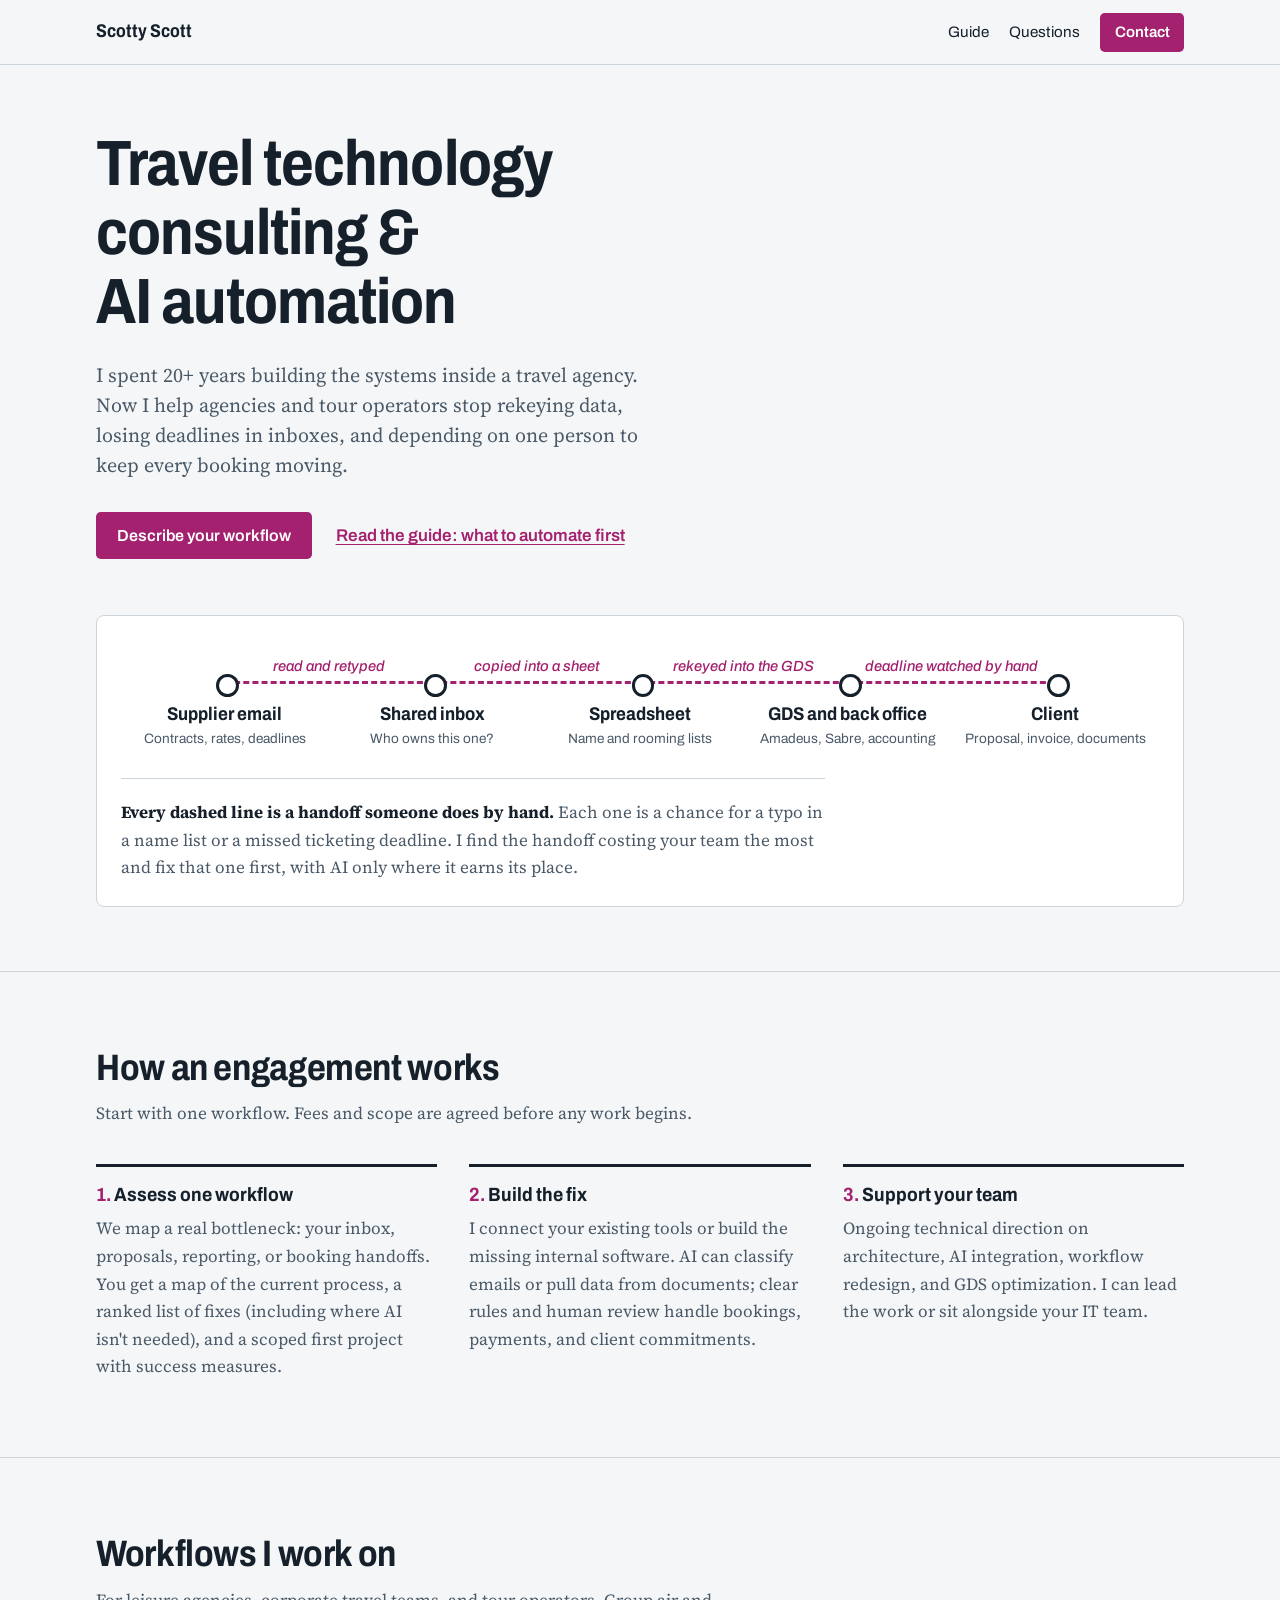
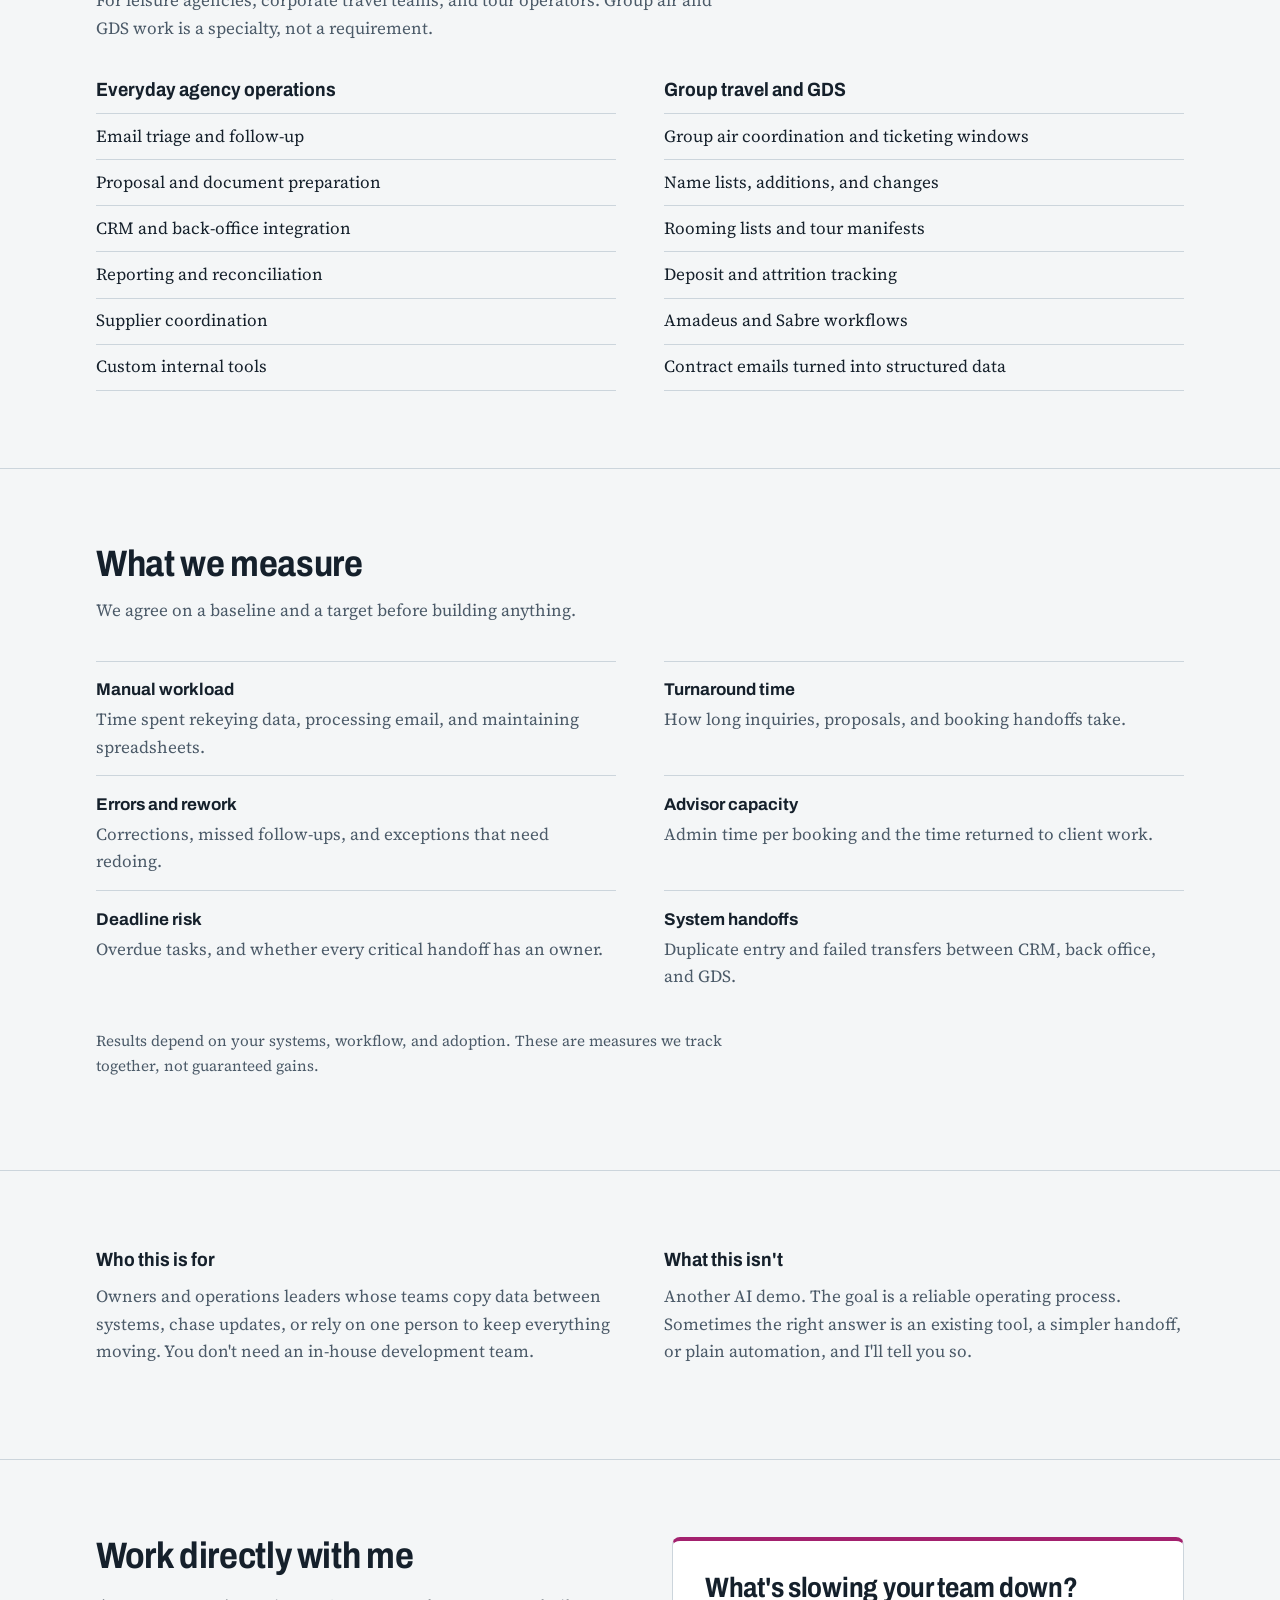
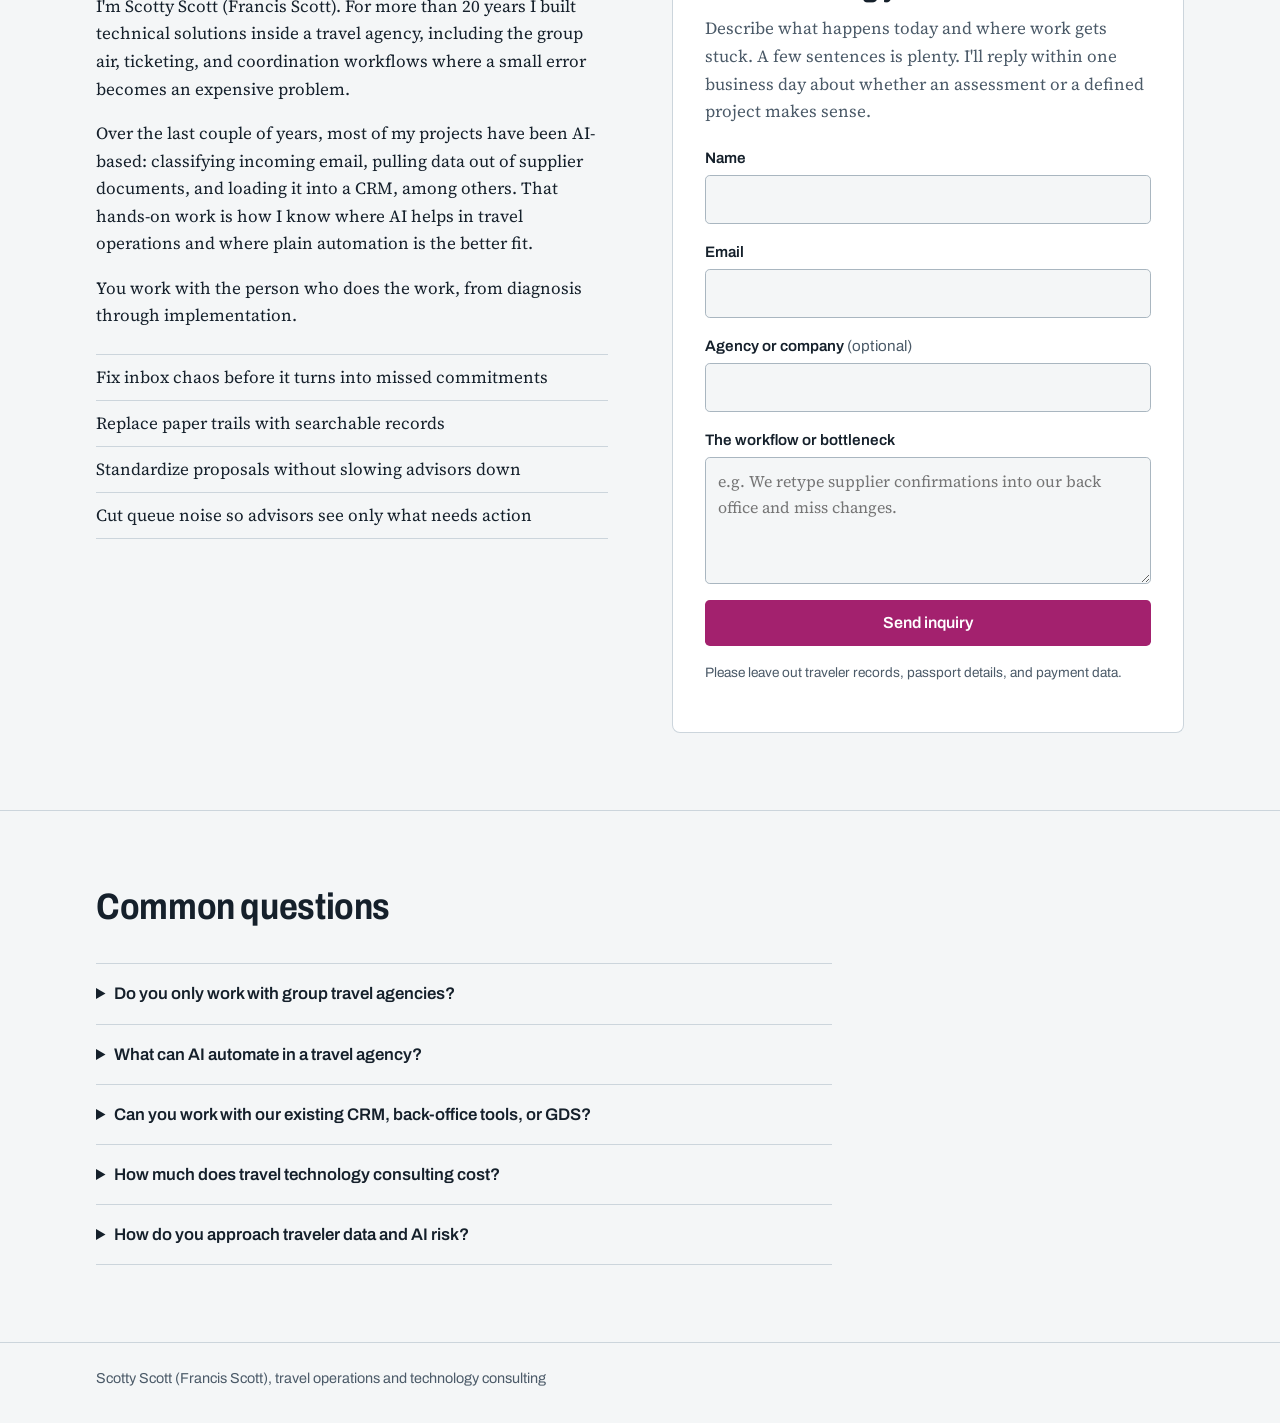
<file: consulting/index.html>
<!DOCTYPE html>
<html lang="en">

<head>
    <!-- Google tag (gtag.js) -->
    <script async src="https://www.googletagmanager.com/gtag/js?id=G-JRVTV9ZCZZ"></script>
    <script>
        window.dataLayer = window.dataLayer || [];
        function gtag() { dataLayer.push(arguments); }
        gtag('js', new Date());

        gtag('config', 'G-JRVTV9ZCZZ');
    </script>
    <meta charset="utf-8" />
    <meta name="viewport" content="width=device-width, initial-scale=1" />
    <meta name="description"
        content="Travel technology consulting for travel agencies and tour operators. Scotty Scott helps automate manual workflows, connect systems, and implement practical AI." />
    <meta name="robots" content="index,follow" />
    <meta name="theme-color" content="#f4f6f7" />
    <meta property="og:type" content="website" />
    <meta property="og:site_name" content="fwscott.com" />
    <meta property="og:title" content="Travel Technology Consulting &amp; AI Automation | Scotty Scott" />
    <meta property="og:description"
        content="Practical AI, workflow automation, and custom software for travel agencies and tour operators, backed by 20+ years building systems inside a travel agency." />
    <meta property="og:url" content="https://www.fwscott.com/consulting/" />
    <meta name="twitter:card" content="summary" />
    <meta name="twitter:title" content="Travel Technology Consulting &amp; AI Automation | Scotty Scott" />
    <meta name="twitter:description"
        content="Practical AI, workflow automation, and custom software for travel agencies and tour operators, backed by 20+ years building systems inside a travel agency." />
    <link rel="canonical" href="https://www.fwscott.com/consulting/" />
    <title>Travel Technology Consulting &amp; AI Automation | Scotty Scott</title>
    <script type="application/ld+json">
        {
            "@context": "https://schema.org",
            "@graph": [
                {
                    "@type": "Person",
                    "@id": "https://www.fwscott.com/consulting/#scotty-scott",
                    "name": "Scotty Scott",
                    "alternateName": "Francis Scott",
                    "url": "https://www.fwscott.com/consulting/",
                    "description": "Travel technology consultant with 20+ years building technical solutions inside a travel agency."
                },
                {
                    "@type": "Service",
                    "@id": "https://www.fwscott.com/consulting/#service",
                    "name": "Travel technology consulting and AI automation",
                    "serviceType": "Travel operations consulting, workflow automation, systems integration, and custom software development",
                    "url": "https://www.fwscott.com/consulting/",
                    "provider": { "@id": "https://www.fwscott.com/consulting/#scotty-scott" },
                    "audience": {
                        "@type": "BusinessAudience",
                        "audienceType": "Travel agencies and tour operators"
                    }
                },
                {
                    "@type": "WebPage",
                    "@id": "https://www.fwscott.com/consulting/#webpage",
                    "url": "https://www.fwscott.com/consulting/",
                    "name": "Travel Technology Consulting & AI Automation | Scotty Scott",
                    "about": { "@id": "https://www.fwscott.com/consulting/#service" },
                    "author": { "@id": "https://www.fwscott.com/consulting/#scotty-scott" },
                    "inLanguage": "en"
                }
            ]
        }
    </script>
    <link rel="preconnect" href="https://fonts.googleapis.com" />
    <link rel="preconnect" href="https://fonts.gstatic.com" crossorigin />
    <link
        href="https://fonts.googleapis.com/css2?family=Archivo:ital,wdth,wght@0,62..125,400..800;1,62..125,400..800&family=Source+Serif+4:ital,opsz,wght@0,8..60,400;0,8..60,600;1,8..60,400&display=swap"
        rel="stylesheet" />
    <link rel="stylesheet" href="consulting.css" />

</head>

<body>
    <header class="site-header">
        <div class="wrap header-inner">
            <a class="brand" href="/">Scotty Scott</a>
            <nav class="site-nav" aria-label="Main">
                <a class="nav-guide" href="travel-agency-automation/">Guide</a>
                <a href="#questions">Questions</a>
                <a class="nav-contact" href="#contact">Contact</a>
            </nav>
        </div>
    </header>

    <main>
        <section class="hero">
            <div class="wrap">
                <h1>Travel technology consulting &amp; AI automation</h1>
                <p class="lead">I spent 20+ years building the systems inside a travel agency. Now I help
                    agencies and tour operators stop rekeying data, losing deadlines in inboxes, and depending
                    on one person to keep every booking moving.</p>
                <div class="actions">
                    <a class="button" href="#contact">Describe your workflow</a>
                    <a class="text-link" href="travel-agency-automation/">Read the guide: what to automate first</a>
                </div>

                <figure class="route">
                    <ol class="route-stops" aria-label="How a group booking often moves today">
                        <li>
                            <span class="stop-name">Supplier email</span>
                            <span class="stop-system">Contracts, rates, deadlines</span>
                            <span class="leg">read and retyped</span>
                        </li>
                        <li>
                            <span class="stop-name">Shared inbox</span>
                            <span class="stop-system">Who owns this one?</span>
                            <span class="leg">copied into a sheet</span>
                        </li>
                        <li>
                            <span class="stop-name">Spreadsheet</span>
                            <span class="stop-system">Name and rooming lists</span>
                            <span class="leg">rekeyed into the GDS</span>
                        </li>
                        <li>
                            <span class="stop-name">GDS and back office</span>
                            <span class="stop-system">Amadeus, Sabre, accounting</span>
                            <span class="leg">deadline watched by hand</span>
                        </li>
                        <li>
                            <span class="stop-name">Client</span>
                            <span class="stop-system">Proposal, invoice, documents</span>
                        </li>
                    </ol>
                    <figcaption><strong>Every dashed line is a handoff someone does by hand.</strong> Each one
                        is a chance for a typo in a name list or a missed ticketing deadline. I find the
                        handoff costing your team the most and fix that one first, with AI only where it
                        earns its place.</figcaption>
                </figure>
            </div>
        </section>

        <section class="section" id="how">
            <div class="wrap">
                <div class="section-head">
                    <h2>How an engagement works</h2>
                    <p>Start with one workflow. Fees and scope are agreed before any work begins.</p>
                </div>
                <ol class="steps">
                    <li>
                        <h3>Assess one workflow</h3>
                        <p>We map a real bottleneck: your inbox, proposals, reporting, or booking handoffs.
                            You get a map of the current process, a ranked list of fixes (including where AI
                            isn't needed), and a scoped first project with success measures.</p>
                    </li>
                    <li>
                        <h3>Build the fix</h3>
                        <p>I connect your existing tools or build the missing internal software. AI can
                            classify emails or pull data from documents; clear rules and human review handle
                            bookings, payments, and client commitments.</p>
                    </li>
                    <li>
                        <h3>Support your team</h3>
                        <p>Ongoing technical direction on architecture, AI integration, workflow redesign, and
                            GDS optimization. I can lead the work or sit alongside your IT team.</p>
                    </li>
                </ol>
            </div>
        </section>

        <section class="section" id="workflows">
            <div class="wrap">
                <div class="section-head">
                    <h2>Workflows I work on</h2>
                    <p>For leisure agencies, corporate travel teams, and tour operators. Group air and GDS work
                        is a specialty, not a requirement.</p>
                </div>
                <div class="columns">
                    <div>
                        <h3>Everyday agency operations</h3>
                        <ul class="plain-list">
                            <li>Email triage and follow-up</li>
                            <li>Proposal and document preparation</li>
                            <li>CRM and back-office integration</li>
                            <li>Reporting and reconciliation</li>
                            <li>Supplier coordination</li>
                            <li>Custom internal tools</li>
                        </ul>
                    </div>
                    <div>
                        <h3>Group travel and GDS</h3>
                        <ul class="plain-list">
                            <li>Group air coordination and ticketing windows</li>
                            <li>Name lists, additions, and changes</li>
                            <li>Rooming lists and tour manifests</li>
                            <li>Deposit and attrition tracking</li>
                            <li>Amadeus and Sabre workflows</li>
                            <li>Contract emails turned into structured data</li>
                        </ul>
                    </div>
                </div>
            </div>
        </section>

        <section class="section" id="outcomes">
            <div class="wrap">
                <div class="section-head">
                    <h2>What we measure</h2>
                    <p>We agree on a baseline and a target before building anything.</p>
                </div>
                <dl class="measures">
                    <div>
                        <dt>Manual workload</dt>
                        <dd>Time spent rekeying data, processing email, and maintaining spreadsheets.</dd>
                    </div>
                    <div>
                        <dt>Turnaround time</dt>
                        <dd>How long inquiries, proposals, and booking handoffs take.</dd>
                    </div>
                    <div>
                        <dt>Errors and rework</dt>
                        <dd>Corrections, missed follow-ups, and exceptions that need redoing.</dd>
                    </div>
                    <div>
                        <dt>Advisor capacity</dt>
                        <dd>Admin time per booking and the time returned to client work.</dd>
                    </div>
                    <div>
                        <dt>Deadline risk</dt>
                        <dd>Overdue tasks, and whether every critical handoff has an owner.</dd>
                    </div>
                    <div>
                        <dt>System handoffs</dt>
                        <dd>Duplicate entry and failed transfers between CRM, back office, and GDS.</dd>
                    </div>
                </dl>
                <p class="fine-print">Results depend on your systems, workflow, and adoption. These are
                    measures we track together, not guaranteed gains.</p>
            </div>
        </section>

        <section class="section" id="who">
            <div class="wrap columns">
                <div>
                    <h3>Who this is for</h3>
                    <p>Owners and operations leaders whose teams copy data between systems, chase updates,
                        or rely on one person to keep everything moving. You don't need an in-house
                        development team.</p>
                </div>
                <div>
                    <h3>What this isn't</h3>
                    <p>Another AI demo. The goal is a reliable operating process. Sometimes the right answer
                        is an existing tool, a simpler handoff, or plain automation, and I'll tell you so.</p>
                </div>
            </div>
        </section>

        <section class="section" id="scotty-scott">
            <div class="wrap contact-grid">
                <div class="about">
                    <h2>Work directly with me</h2>
                    <p>I'm Scotty Scott (Francis Scott). For more than 20 years I built technical solutions
                        inside a travel agency, including the group air, ticketing, and coordination workflows
                        where a small error becomes an expensive problem.</p>
                    <p>Over the last couple of years, most of my projects have been AI-based: classifying
                        incoming email, pulling data out of supplier documents, and loading it into a CRM,
                        among others. That hands-on work is how I know where AI helps in travel operations and where plain automation is the
                        better fit.</p>
                    <p>You work with the person who does the work, from diagnosis through implementation.</p>
                    <ul class="plain-list">
                        <li>Fix inbox chaos before it turns into missed commitments</li>
                        <li>Replace paper trails with searchable records</li>
                        <li>Standardize proposals without slowing advisors down</li>
                        <li>Cut queue noise so advisors see only what needs action</li>
                    </ul>
                </div>

                <div class="contact-card" id="contact">
                    <h2>What's slowing your team down?</h2>
                    <p>Describe what happens today and where work gets stuck. A few sentences is plenty.
                        I'll reply within one business day about whether an assessment or a defined project
                        makes sense.</p>
                    <form id="contact-form" class="contact-form" method="POST"
                        action="https://api.web3forms.com/submit">
                        <input type="hidden" name="access_key" value="2ebc52fb-d455-4395-a566-e4ffd54f368d">
                        <input type="hidden" name="subject" value="Travel Operations Automation Inquiry">
                        <input type="checkbox" name="botcheck" hidden tabindex="-1" aria-hidden="true">
                        <div class="field">
                            <label for="name">Name</label>
                            <input type="text" id="name" name="name" autocomplete="name" required>
                        </div>
                        <div class="field">
                            <label for="email">Email</label>
                            <input type="email" id="email" name="email" autocomplete="email" required>
                        </div>
                        <div class="field">
                            <label for="company">Agency or company <span class="optional">(optional)</span></label>
                            <input type="text" id="company" name="company" autocomplete="organization">
                        </div>
                        <div class="field">
                            <label for="message">The workflow or bottleneck</label>
                            <textarea id="message" name="message" rows="4" required
                                placeholder="e.g. We retype supplier confirmations into our back office and miss changes."></textarea>
                        </div>
                        <button type="submit" class="button">Send inquiry</button>
                        <p class="form-note">Please leave out traveler records, passport details, and payment data.</p>
                        <p class="form-status" role="status" aria-live="polite"></p>
                    </form>
                </div>
            </div>
        </section>

        <section class="section faq" id="questions" aria-labelledby="questions-heading">
            <div class="wrap">
                <div class="section-head">
                    <h2 id="questions-heading">Common questions</h2>
                </div>
                <details>
                    <summary>Do you only work with group travel agencies?</summary>
                    <p>No. I work with travel agencies and tour operators on workflow automation, AI implementation,
                        and custom software. Group air, tours, and GDS operations are specialist experience,
                        but email processing, reporting, and system handoffs matter across travel businesses.</p>
                </details>
                <details>
                    <summary>What can AI automate in a travel agency?</summary>
                    <p>Useful starting points include classifying incoming emails, extracting details from supplier
                        documents, and drafting internal summaries for review. Rules-based automation is often
                        better for predictable tasks. Booking changes, payments, and client commitments need
                        appropriate controls and human approval.</p>
                </details>
                <details>
                    <summary>Can you work with our existing CRM, back-office tools, or GDS?</summary>
                    <p>The assessment starts with your current tools, including Amadeus or Sabre where relevant.
                        Integration options depend on API access, permissions, vendor terms, and data quality.
                        We confirm those constraints before proposing a build; replacing everything is not the default.
                    </p>
                </details>
                <details>
                    <summary>How much does travel technology consulting cost?</summary>
                    <p>Fees depend on the workflow, systems involved, and implementation scope. After an initial
                        conversation, we agree on deliverables and fees before starting. A focused assessment
                        can establish scope before you commit to a larger implementation.</p>
                </details>
                <details>
                    <summary>How do you approach traveler data and AI risk?</summary>
                    <p>We identify sensitive data, access requirements, and vendor handling policies before choosing
                        tools. The design should minimize data sharing and define review, exception handling,
                        and access controls. Do not include traveler records, passport details, or payment data
                        in your initial inquiry.</p>
                </details>
            </div>
        </section>
    </main>

    <footer class="site-footer">
        <div class="wrap">
            <p>Scotty Scott (Francis Scott), travel operations and technology consulting</p>
        </div>
    </footer>

    <script src="contact.js"></script>
</body>

</html>
</file>
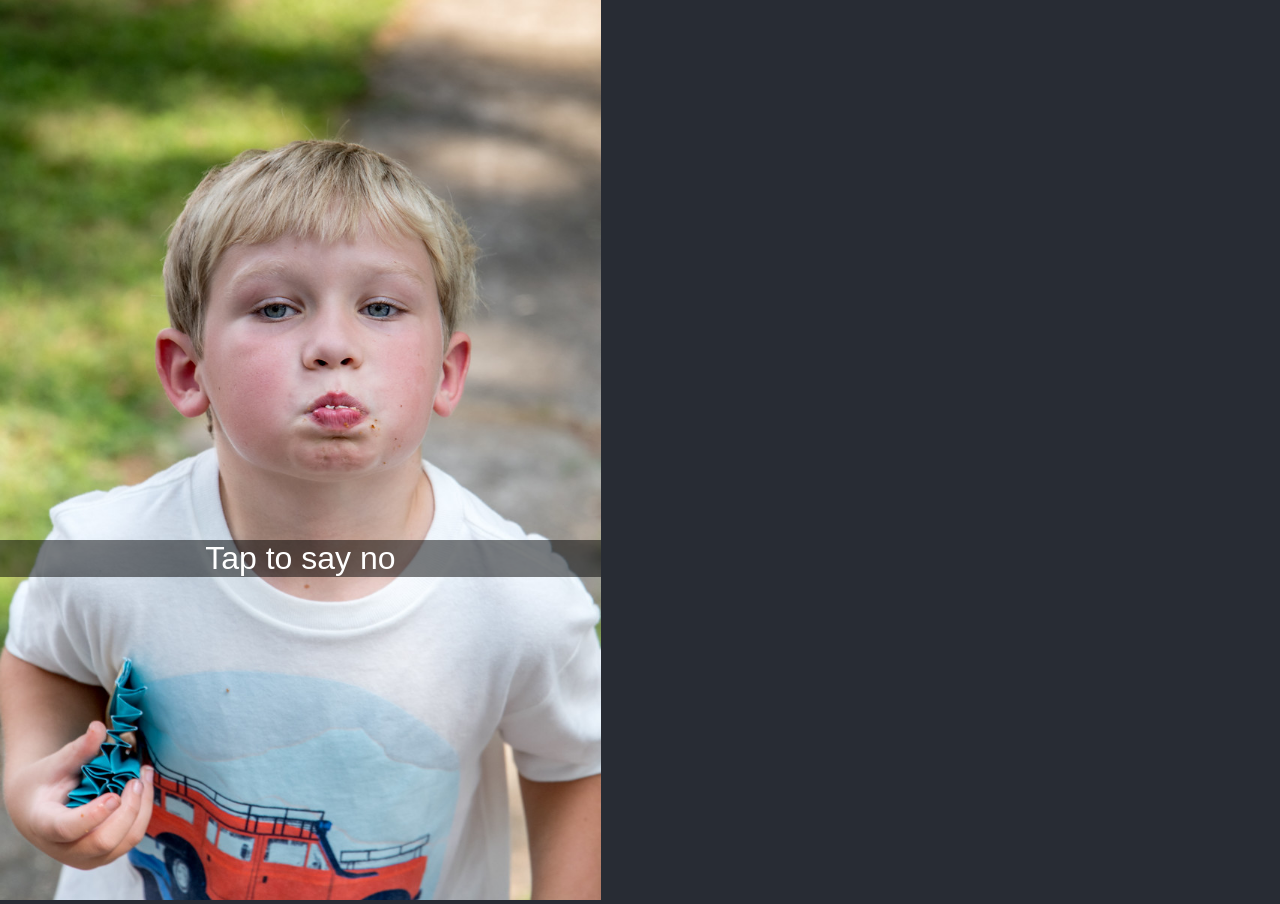
<file: saynotojoe/index.html>
<!DOCTYPE html>
<html>

<head>
    <meta charset='utf-8'>
    <title>Just Say no to Joe</title>
    <meta name="description" content="Just say no to Joe">
    <meta name="author" content="fwscott">
    <meta name="theme-color" content="#B12A34">
    <meta name="viewport" content="width=device-width, initial-scale=1">
    <meta property="og:image" content="icons/icon-512.png">
    <link rel="shortcut icon" href="favicon.ico">
    <link rel="manifest" href="manifest.webmanifest">
    <style>
        body {
            margin: 0;
            font-family: -apple-system, BlinkMacSystemFont, 'Segoe UI', 'Roboto', 'Oxygen',
                'Ubuntu', 'Cantarell', 'Fira Sans', 'Droid Sans', 'Helvetica Neue',
                sans-serif;
            -webkit-font-smoothing: antialiased;
            -moz-osx-font-smoothing: grayscale;
            text-align: center;
            height: 100vh;
            background-color: #282c34;
            display: flex;
        }

        #clickMe img {
            height: 100vh;

        }

        #clickMe {
            position: relative;
        }

        #thesaying {
            position: absolute;
            top: 60%;
            width: 100%;
            margin: 0 auto;
            background-color: rgba(0, 0, 0, .5);
            color: white;
            font-size: 2em;
        }

        .add-button {
            position: absolute;
            top: 1px;
            left: 1px;
        }
    </style>
</head>

<body>
    <a id="clickMe" href="#" onclick="doClick()">
        <div id="thesaying">Tap to say no</div>
        <img src="joe.jpg"" alt=" Click me to say no" />
    </a>
    <button class="add-button">Add to home screen</button>
    <script>
        function doClick() {
            var sayNo = new Audio("nowayjoe.m4a");
            sayNo.play();
        }
        if ('serviceWorker' in navigator) {
            navigator.serviceWorker.register('./sw.js', { scope: '/saynotojoe/' });
        }
        let deferredPrompt;
        const addBtn = document.querySelector('.add-button');
        addBtn.style.display = 'none';

        window.addEventListener('beforeinstallprompt', (e) => {
            // Prevent Chrome 67 and earlier from automatically showing the prompt
            e.preventDefault();
            // Stash the event so it can be triggered later.
            deferredPrompt = e;
            // Update UI to notify the user they can add to home screen
            addBtn.style.display = 'block';

            addBtn.addEventListener('click', (e) => {
                // hide our user interface that shows our A2HS button
                addBtn.style.display = 'none';
                // Show the prompt
                deferredPrompt.prompt();
                // Wait for the user to respond to the prompt
                deferredPrompt.userChoice.then((choiceResult) => {
                    if (choiceResult.outcome === 'accepted') {
                        console.log('User accepted the A2HS prompt');
                    } else {
                        console.log('User dismissed the A2HS prompt');
                    }
                    deferredPrompt = null;
                });
            });
        });
    </script>
</body>

</html>
</file>
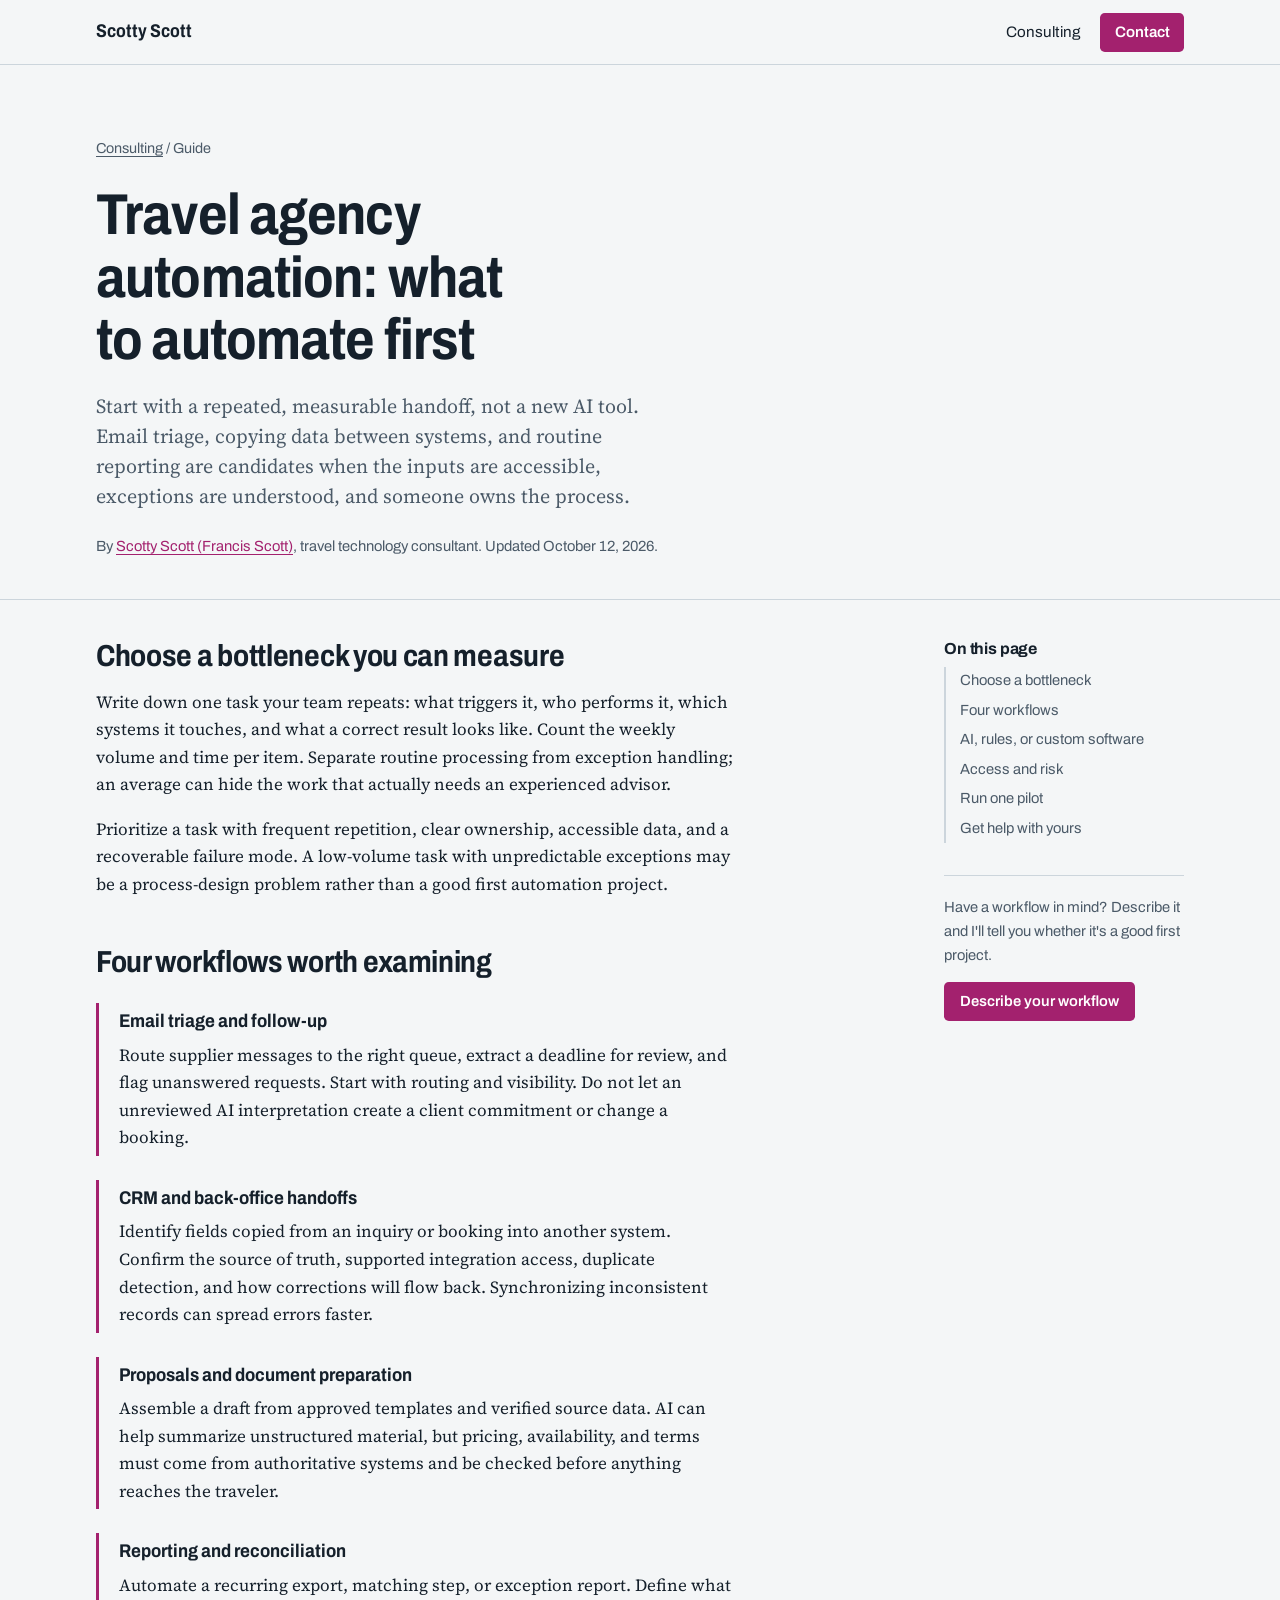
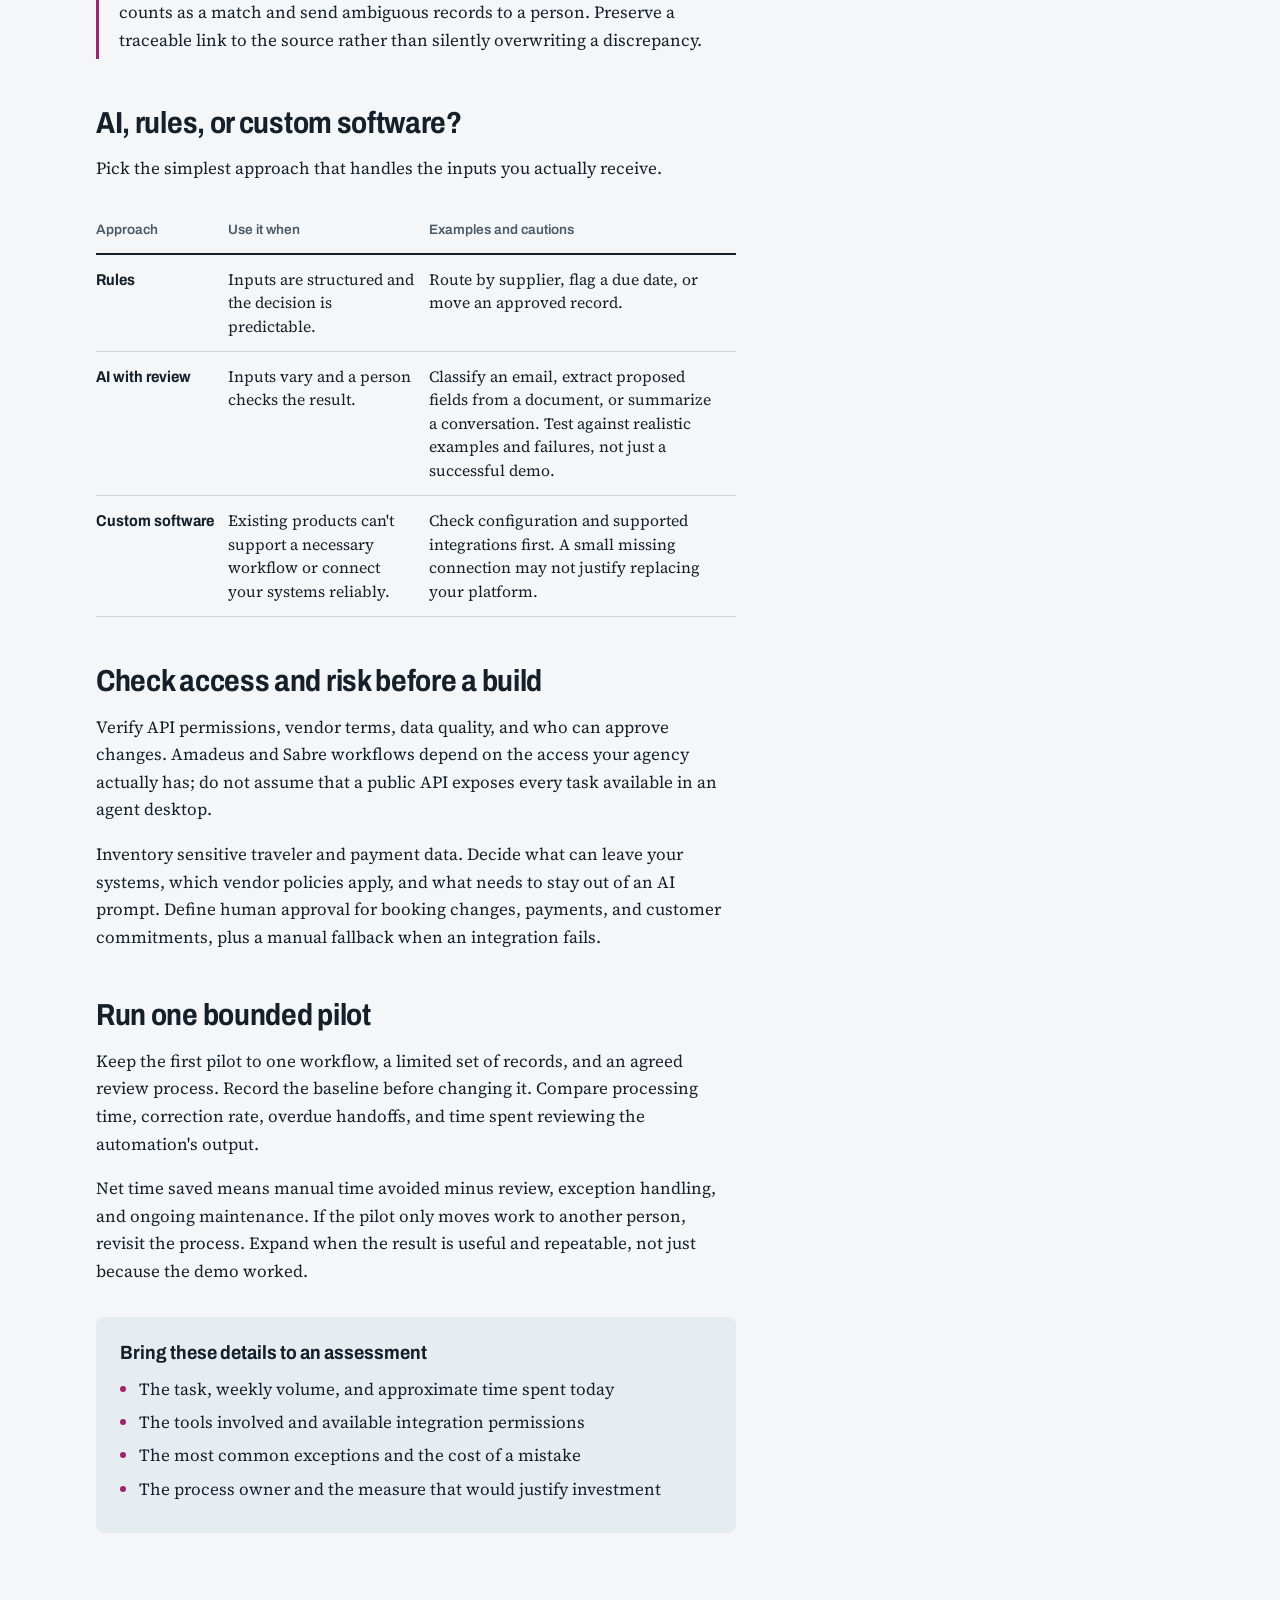
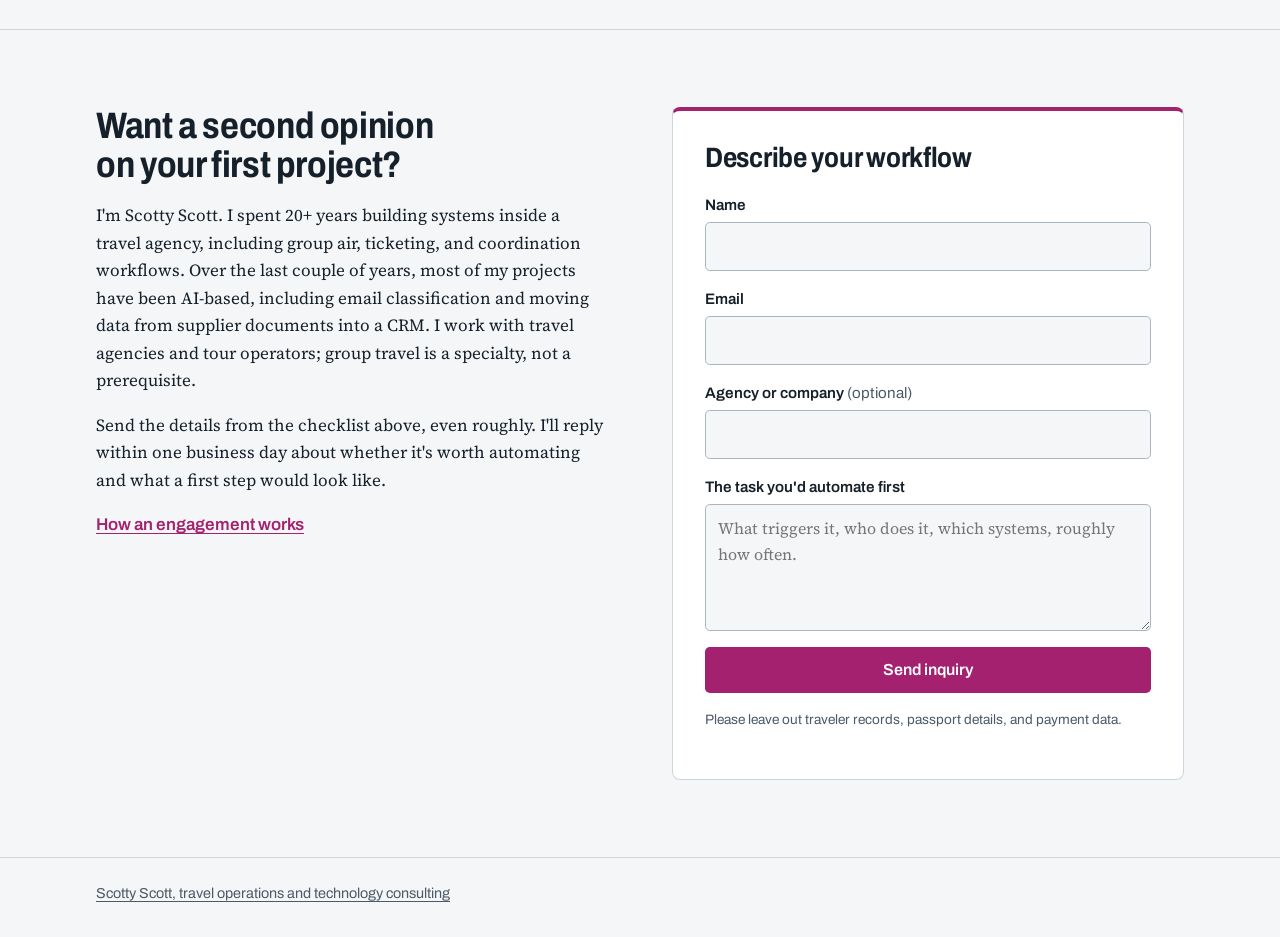
<file: consulting/travel-agency-automation/index.html>
<!DOCTYPE html>
<html lang="en">

<head>
    <script async src="https://www.googletagmanager.com/gtag/js?id=G-JRVTV9ZCZZ"></script>
    <script>
        window.dataLayer = window.dataLayer || [];
        function gtag() { dataLayer.push(arguments); }
        gtag('js', new Date());
        gtag('config', 'G-JRVTV9ZCZZ');
    </script>
    <meta charset="utf-8" />
    <meta name="viewport" content="width=device-width, initial-scale=1" />
    <title>Travel Agency Automation: What to Automate First | Scotty Scott</title>
    <meta name="description"
        content="A practical guide to choosing a travel agency automation project: email processing, CRM handoffs, reporting, AI safeguards, and measuring a first pilot." />
    <meta name="robots" content="index,follow" />
    <link rel="canonical" href="https://www.fwscott.com/consulting/travel-agency-automation/" />
    <meta property="og:type" content="article" />
    <meta property="og:title" content="Travel Agency Automation: What to Automate First" />
    <meta property="og:description"
        content="Choose a useful first automation project, decide where AI belongs, and measure the result before expanding." />
    <meta property="og:url" content="https://www.fwscott.com/consulting/travel-agency-automation/" />
    <meta name="twitter:card" content="summary" />
    <link rel="preconnect" href="https://fonts.googleapis.com" />
    <link rel="preconnect" href="https://fonts.gstatic.com" crossorigin />
    <link
        href="https://fonts.googleapis.com/css2?family=Archivo:ital,wdth,wght@0,62..125,400..800;1,62..125,400..800&family=Source+Serif+4:ital,opsz,wght@0,8..60,400;0,8..60,600;1,8..60,400&display=swap"
        rel="stylesheet" />
    <link rel="stylesheet" href="../consulting.css" />
    <script type="application/ld+json">
        {
            "@context": "https://schema.org",
            "@type": "Article",
            "headline": "Travel agency automation: what to automate first",
            "description": "A practical guide to choosing a first travel agency automation project and measuring a pilot.",
            "mainEntityOfPage": "https://www.fwscott.com/consulting/travel-agency-automation/",
            "author": {
                "@type": "Person",
                "@id": "https://www.fwscott.com/consulting/#scotty-scott",
                "name": "Scotty Scott",
                "url": "https://www.fwscott.com/consulting/#scotty-scott"
            },
            "datePublished": "2026-10-04",
            "dateModified": "2026-10-12",
            "inLanguage": "en"
        }
    </script>
</head>


<body>
    <header class="site-header">
        <div class="wrap header-inner">
            <a class="brand" href="../">Scotty Scott</a>
            <nav class="site-nav" aria-label="Main">
                <a class="nav-guide" href="../">Consulting</a>
                <a class="nav-contact" href="#contact">Contact</a>
            </nav>
        </div>
    </header>

    <main>
        <article>
            <header class="article-head">
                <div class="wrap">
                    <p class="breadcrumb"><a href="../">Consulting</a> / Guide</p>
                    <h1>Travel agency automation: what to automate first</h1>
                    <p class="lead">Start with a repeated, measurable handoff, not a new AI tool. Email triage,
                        copying data between systems, and routine reporting are candidates when the inputs are
                        accessible, exceptions are understood, and someone owns the process.</p>
                    <p class="byline">By <a href="../#scotty-scott">Scotty Scott (Francis Scott)</a>, travel
                        technology consultant. Updated <time datetime="2026-10-12">October 12, 2026</time>.</p>
                </div>
            </header>

            <div class="wrap article-layout">
                <div class="article-body">
                    <h2 id="first-project">Choose a bottleneck you can measure</h2>
                    <p>Write down one task your team repeats: what triggers it, who performs it, which systems
                        it touches, and what a correct result looks like. Count the weekly volume and time per
                        item. Separate routine processing from exception handling; an average can hide the work
                        that actually needs an experienced advisor.</p>
                    <p>Prioritize a task with frequent repetition, clear ownership, accessible data, and a
                        recoverable failure mode. A low-volume task with unpredictable exceptions may be a
                        process-design problem rather than a good first automation project.</p>

                    <h2 id="candidates">Four workflows worth examining</h2>
                    <dl class="workflow-list">
                        <div>
                            <dt>Email triage and follow-up</dt>
                            <dd>Route supplier messages to the right queue, extract a deadline for review, and
                                flag unanswered requests. Start with routing and visibility. Do not let an
                                unreviewed AI interpretation create a client commitment or change a booking.</dd>
                        </div>
                        <div>
                            <dt>CRM and back-office handoffs</dt>
                            <dd>Identify fields copied from an inquiry or booking into another system. Confirm
                                the source of truth, supported integration access, duplicate detection, and how
                                corrections will flow back. Synchronizing inconsistent records can spread errors
                                faster.</dd>
                        </div>
                        <div>
                            <dt>Proposals and document preparation</dt>
                            <dd>Assemble a draft from approved templates and verified source data. AI can help
                                summarize unstructured material, but pricing, availability, and terms must come
                                from authoritative systems and be checked before anything reaches the traveler.</dd>
                        </div>
                        <div>
                            <dt>Reporting and reconciliation</dt>
                            <dd>Automate a recurring export, matching step, or exception report. Define what
                                counts as a match and send ambiguous records to a person. Preserve a traceable
                                link to the source rather than silently overwriting a discrepancy.</dd>
                        </div>
                    </dl>

                    <h2 id="tool-choice">AI, rules, or custom software?</h2>
                    <p>Pick the simplest approach that handles the inputs you actually receive.</p>
                    <div class="table-scroll">
                        <table class="compare">
                            <thead>
                                <tr>
                                    <th scope="col">Approach</th>
                                    <th scope="col">Use it when</th>
                                    <th scope="col">Examples and cautions</th>
                                </tr>
                            </thead>
                            <tbody>
                                <tr>
                                    <th scope="row">Rules</th>
                                    <td>Inputs are structured and the decision is predictable.</td>
                                    <td>Route by supplier, flag a due date, or move an approved record.</td>
                                </tr>
                                <tr>
                                    <th scope="row">AI with review</th>
                                    <td>Inputs vary and a person checks the result.</td>
                                    <td>Classify an email, extract proposed fields from a document, or summarize
                                        a conversation. Test against realistic examples and failures, not just a
                                        successful demo.</td>
                                </tr>
                                <tr>
                                    <th scope="row">Custom software</th>
                                    <td>Existing products can't support a necessary workflow or connect your
                                        systems reliably.</td>
                                    <td>Check configuration and supported integrations first. A small missing
                                        connection may not justify replacing your platform.</td>
                                </tr>
                            </tbody>
                        </table>
                    </div>

                    <h2 id="constraints">Check access and risk before a build</h2>
                    <p>Verify API permissions, vendor terms, data quality, and who can approve changes.
                        Amadeus and Sabre workflows depend on the access your agency actually has; do not assume
                        that a public API exposes every task available in an agent desktop.</p>
                    <p>Inventory sensitive traveler and payment data. Decide what can leave your systems,
                        which vendor policies apply, and what needs to stay out of an AI prompt. Define human
                        approval for booking changes, payments, and customer commitments, plus a manual fallback
                        when an integration fails.</p>

                    <h2 id="pilot">Run one bounded pilot</h2>
                    <p>Keep the first pilot to one workflow, a limited set of records, and an agreed review
                        process. Record the baseline before changing it. Compare processing time, correction
                        rate, overdue handoffs, and time spent reviewing the automation's output.</p>
                    <p>Net time saved means manual time avoided minus review, exception handling, and ongoing
                        maintenance. If the pilot only moves work to another person, revisit the process.
                        Expand when the result is useful and repeatable, not just because the demo worked.</p>

                    <div class="checklist">
                        <h3>Bring these details to an assessment</h3>
                        <ul>
                            <li>The task, weekly volume, and approximate time spent today</li>
                            <li>The tools involved and available integration permissions</li>
                            <li>The most common exceptions and the cost of a mistake</li>
                            <li>The process owner and the measure that would justify investment</li>
                        </ul>
                    </div>
                </div>

                <aside class="article-aside">
                    <div class="aside-sticky">
                        <nav class="toc" aria-labelledby="toc-heading">
                            <h2 id="toc-heading">On this page</h2>
                            <ol>
                                <li><a href="#first-project">Choose a bottleneck</a></li>
                                <li><a href="#candidates">Four workflows</a></li>
                                <li><a href="#tool-choice">AI, rules, or custom software</a></li>
                                <li><a href="#constraints">Access and risk</a></li>
                                <li><a href="#pilot">Run one pilot</a></li>
                                <li><a href="#contact">Get help with yours</a></li>
                            </ol>
                        </nav>
                        <div class="aside-cta">
                            <p>Have a workflow in mind? Describe it and I'll tell you whether it's a good first
                                project.</p>
                            <a class="button" href="#contact">Describe your workflow</a>
                        </div>
                    </div>
                </aside>
            </div>
        </article>

        <section class="section" id="contact">
            <div class="wrap contact-grid">
                <div class="about">
                    <h2>Want a second opinion on your first project?</h2>
                    <p>I'm Scotty Scott. I spent 20+ years building systems inside a travel agency, including
                        group air, ticketing, and coordination workflows. Over the last couple of years,
                        most of my projects have been AI-based, including email classification and moving
                        data from supplier documents into a CRM. I work with travel agencies and tour
                        operators; group travel is a specialty, not a prerequisite.</p>
                    <p>Send the details from the checklist above, even roughly. I'll reply within one business
                        day about whether it's worth automating and what a first step would look like.</p>
                    <p><a class="text-link" href="../#how">How an engagement works</a></p>
                </div>

                <div class="contact-card">
                    <h2>Describe your workflow</h2>
                    <form id="guide-contact-form" class="contact-form" method="POST"
                        action="https://api.web3forms.com/submit">
                        <input type="hidden" name="access_key" value="2ebc52fb-d455-4395-a566-e4ffd54f368d">
                        <input type="hidden" name="subject" value="Travel Operations Automation Inquiry (guide)">
                        <input type="checkbox" name="botcheck" hidden tabindex="-1" aria-hidden="true">
                        <div class="field">
                            <label for="name">Name</label>
                            <input type="text" id="name" name="name" autocomplete="name" required>
                        </div>
                        <div class="field">
                            <label for="email">Email</label>
                            <input type="email" id="email" name="email" autocomplete="email" required>
                        </div>
                        <div class="field">
                            <label for="company">Agency or company <span class="optional">(optional)</span></label>
                            <input type="text" id="company" name="company" autocomplete="organization">
                        </div>
                        <div class="field">
                            <label for="message">The task you'd automate first</label>
                            <textarea id="message" name="message" rows="4" required
                                placeholder="What triggers it, who does it, which systems, roughly how often."></textarea>
                        </div>
                        <button type="submit" class="button">Send inquiry</button>
                        <p class="form-note">Please leave out traveler records, passport details, and payment data.</p>
                        <p class="form-status" role="status" aria-live="polite"></p>
                    </form>
                </div>
            </div>
        </section>
    </main>

    <footer class="site-footer">
        <div class="wrap">
            <p><a href="../">Scotty Scott, travel operations and technology consulting</a></p>
        </div>
    </footer>

    <script src="../contact.js"></script>
</body>

</html>
</file>
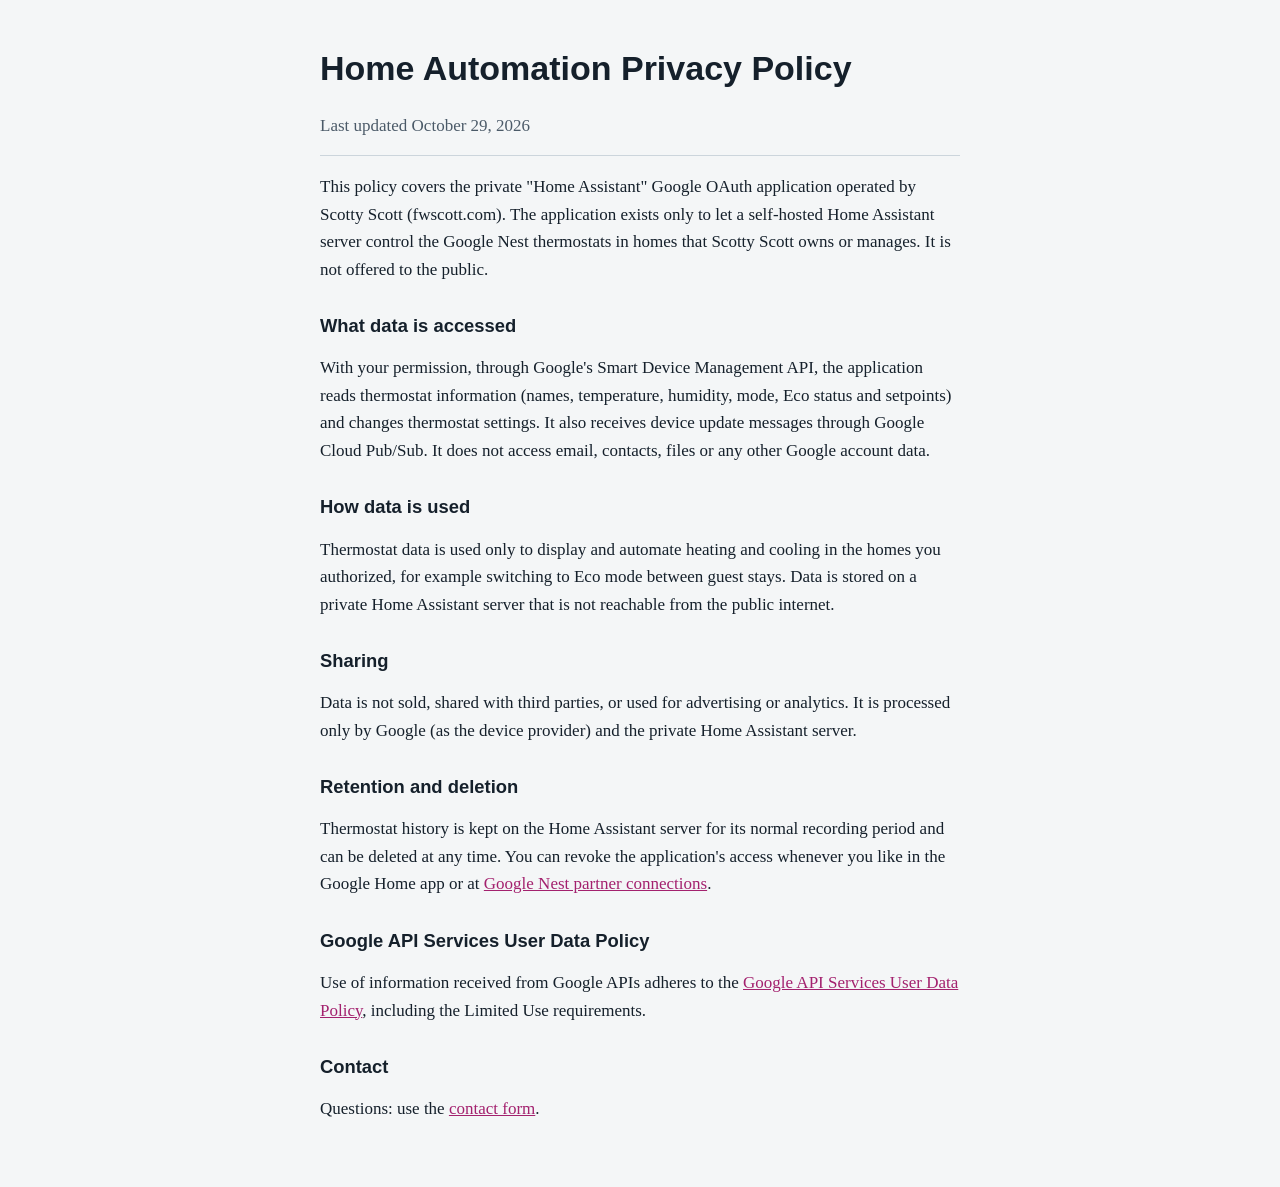
<file: home-automation/privacy/index.html>
<!DOCTYPE html>
<html lang="en">

<head>
    <meta charset="utf-8" />
    <meta name="viewport" content="width=device-width, initial-scale=1" />
    <meta name="robots" content="noindex,nofollow" />
    <meta name="description" content="Privacy policy for a private Home Assistant integration operated by Scotty Scott." />
    <title>Home Automation Privacy Policy | Scotty Scott</title>
    <style>
        :root {
            --paper: #f4f6f7;
            --ink: #15202b;
            --muted: #4b5a68;
            --rule: #ccd5dc;
            --route: #a3216e;
        }

        body {
            margin: 0;
            background: var(--paper);
            color: var(--ink);
            font-family: Georgia, "Times New Roman", serif;
            font-size: 1.0625rem;
            line-height: 1.62;
        }

        main {
            width: min(40rem, 100% - 2.5rem);
            margin: 3rem auto 4rem;
        }

        h1,
        h2 {
            font-family: "Helvetica Neue", Arial, sans-serif;
            line-height: 1.2;
        }

        h2 {
            margin-top: 2rem;
            font-size: 1.15rem;
        }

        p.meta {
            color: var(--muted);
            border-bottom: 1px solid var(--rule);
            padding-bottom: 1rem;
        }

        a {
            color: var(--route);
        }
    </style>
</head>

<body>
    <main>
        <h1>Home Automation Privacy Policy</h1>
        <p class="meta">Last updated October 29, 2026</p>

        <p>This policy covers the private "Home Assistant" Google OAuth application operated by Scotty Scott
            (fwscott.com). The application exists only to let a self-hosted Home Assistant server control the Google
            Nest thermostats in homes that Scotty Scott owns or manages. It is not offered to the public.</p>

        <h2>What data is accessed</h2>
        <p>With your permission, through Google's Smart Device Management API, the application reads thermostat
            information (names, temperature, humidity, mode, Eco status and setpoints) and changes thermostat settings.
            It also receives device update messages through Google Cloud Pub/Sub. It does not access email, contacts,
            files or any other Google account data.</p>

        <h2>How data is used</h2>
        <p>Thermostat data is used only to display and automate heating and cooling in the homes you authorized,
            for example switching to Eco mode between guest stays. Data is stored on a private Home Assistant server
            that is not reachable from the public internet.</p>

        <h2>Sharing</h2>
        <p>Data is not sold, shared with third parties, or used for advertising or analytics. It is processed only by
            Google (as the device provider) and the private Home Assistant server.</p>

        <h2>Retention and deletion</h2>
        <p>Thermostat history is kept on the Home Assistant server for its normal recording period and can be deleted
            at any time. You can revoke the application's access whenever you like in the Google Home app or at
            <a href="https://nestservices.google.com/partnerconnections">Google Nest partner connections</a>.</p>

        <h2>Google API Services User Data Policy</h2>
        <p>Use of information received from Google APIs adheres to the
            <a href="https://developers.google.com/terms/api-services-user-data-policy">Google API Services User Data
                Policy</a>, including the Limited Use requirements.</p>

        <h2>Contact</h2>
        <p>Questions: use the <a href="https://www.fwscott.com/consulting/#contact">contact form</a>.</p>
    </main>
</body>

</html>
</file>
<file: consulting/consulting.css>
:root {
    --paper: #f4f6f7;
    --surface: #ffffff;
    --tint: #e6edf1;
    --ink: #15202b;
    --muted: #4b5a68;
    --rule: #ccd5dc;
    --route: #a3216e;
    --route-dark: #7e1754;

    --sans: "Archivo", "Helvetica Neue", Arial, sans-serif;
    --serif: "Source Serif 4", Georgia, "Times New Roman", serif;

    --wrap: min(68rem, 100% - 2.5rem);
    --measure: 40rem;
}

* {
    box-sizing: border-box;
}

body {
    margin: 0;
    background: var(--paper);
    color: var(--ink);
    font-family: var(--serif);
    font-size: 1.0625rem;
    line-height: 1.62;
    -webkit-font-smoothing: antialiased;
    text-rendering: optimizeLegibility;
}

img {
    max-width: 100%;
}

a {
    color: var(--route);
    text-decoration-thickness: 1px;
    text-underline-offset: 0.18em;
}

a:hover {
    color: var(--route-dark);
    text-decoration-thickness: 2px;
}

:focus-visible {
    outline: 3px solid var(--route);
    outline-offset: 3px;
}

.wrap {
    width: var(--wrap);
    margin-inline: auto;
}

h1,
h2,
h3 {
    margin: 0;
    font-family: var(--sans);
    font-stretch: 85%;
    font-weight: 700;
    line-height: 1.08;
    color: var(--ink);
    text-wrap: balance;
}

h1 {
    font-size: clamp(2.4rem, 1.2rem + 4.6vw, 4.4rem);
    letter-spacing: -0.015em;
}

h2 {
    font-size: clamp(1.65rem, 1.2rem + 1.5vw, 2.3rem);
    letter-spacing: -0.01em;
}

h3 {
    font-size: 1.2rem;
    font-stretch: 90%;
    line-height: 1.2;
}

p {
    margin: 0 0 1em;
}

.lead {
    font-size: 1.25rem;
    line-height: 1.5;
    color: var(--muted);
    max-width: 36rem;
}

/* Header and footer */

.site-header {
    border-bottom: 1px solid var(--rule);
    background: var(--paper);
}

.header-inner {
    display: flex;
    align-items: center;
    justify-content: space-between;
    gap: 1rem;
    min-height: 4rem;
}

.brand {
    font-family: var(--sans);
    font-stretch: 85%;
    font-weight: 700;
    font-size: 1.15rem;
    color: var(--ink);
    text-decoration: none;
}

.brand:hover {
    color: var(--ink);
}

.site-nav {
    display: flex;
    align-items: center;
    gap: 1.25rem;
    font-family: var(--sans);
    font-size: 0.95rem;
}

.site-nav a {
    color: var(--ink);
    text-decoration: none;
}

.site-nav a:hover {
    color: var(--route);
}

.site-nav .nav-contact {
    color: #fff;
    background: var(--route);
    padding: 0.45rem 0.9rem;
    border-radius: 0.3rem;
    font-weight: 600;
}

.site-nav .nav-contact:hover {
    color: #fff;
    background: var(--route-dark);
}

.site-footer {
    border-top: 1px solid var(--rule);
    padding-block: 1.5rem 2rem;
    font-family: var(--sans);
    font-size: 0.9rem;
    color: var(--muted);
}

.site-footer p {
    margin: 0;
}

.site-footer a {
    color: var(--muted);
}

/* Buttons */

.actions {
    display: flex;
    flex-wrap: wrap;
    align-items: center;
    gap: 0.75rem 1.5rem;
    margin-top: 2rem;
}

.button {
    display: inline-block;
    font-family: var(--sans);
    font-weight: 600;
    font-size: 1rem;
    line-height: 1.2;
    color: #fff;
    background: var(--route);
    border: 0;
    border-radius: 0.3rem;
    padding: 0.85rem 1.3rem;
    text-decoration: none;
    cursor: pointer;
}

.button:hover {
    color: #fff;
    background: var(--route-dark);
}

.button:disabled {
    opacity: 0.7;
    cursor: wait;
}

.text-link {
    font-family: var(--sans);
    font-weight: 600;
}

/* Sections */

.section {
    padding-block: clamp(3rem, 6vw, 5rem);
    border-top: 1px solid var(--rule);
}

.section-head {
    max-width: var(--measure);
    margin-bottom: 2.25rem;
}

.section-head h2 {
    margin-bottom: 0.75rem;
}

.section-head p {
    color: var(--muted);
    margin: 0;
}

/* Landing hero */

.hero {
    padding-block: clamp(2.5rem, 5vw, 4rem) clamp(2.5rem, 5vw, 4rem);
}

.hero h1 {
    max-width: 20ch;
    font-size: clamp(2.4rem, 1.2rem + 3.8vw, 4rem);
    margin-bottom: 1.5rem;
}

/* Route map: how a booking moves between people and systems */

.route {
    margin: clamp(2.5rem, 5vw, 3.5rem) 0 0;
    padding: 1.25rem 1.5rem 1.5rem;
    background: var(--surface);
    border: 1px solid var(--rule);
    border-radius: 0.5rem;
}

.route-stops {
    --dot: 1.05rem;
    position: relative;
    display: grid;
    grid-template-columns: repeat(5, minmax(0, 1fr));
    margin: 0;
    padding: 2.4rem 0 0;
    list-style: none;
}

.route-stops li {
    position: relative;
    text-align: center;
    padding: calc(var(--dot) + 0.75rem) 0.4rem 0;
}

/* stop marker */
.route-stops li::before {
    content: "";
    position: absolute;
    top: 0;
    left: 50%;
    width: var(--dot);
    height: var(--dot);
    margin-left: calc(var(--dot) / -2);
    border-radius: 50%;
    background: var(--surface);
    border: 3px solid var(--ink);
    z-index: 1;
}

/* leg to the next stop */
.route-stops li:not(:last-child)::after {
    content: "";
    position: absolute;
    top: calc(var(--dot) / 2 - 1.5px);
    left: 50%;
    width: 100%;
    border-top: 3px dashed var(--route);
}

.stop-name {
    display: block;
    font-family: var(--sans);
    font-stretch: 90%;
    font-weight: 700;
    font-size: 1.15rem;
    line-height: 1.2;
}

.stop-system {
    display: block;
    margin-top: 0.2rem;
    font-family: var(--sans);
    font-size: 0.85rem;
    color: var(--muted);
}

.leg {
    position: absolute;
    bottom: calc(100% - 0.1rem);
    left: 50%;
    width: 100%;
    padding-inline: 0.5rem;
    font-family: var(--sans);
    font-size: 0.92rem;
    font-weight: 500;
    font-style: italic;
    line-height: 1.2;
    color: var(--route);
}

.route figcaption {
    max-width: 44rem;
    margin-top: 1.75rem;
    padding-top: 1.25rem;
    border-top: 1px solid var(--rule);
    color: var(--muted);
}

.route figcaption strong {
    color: var(--ink);
}

@media (prefers-reduced-motion: no-preference) {
    .route-stops li:not(:last-child)::after,
    .leg {
        animation: leg-in 500ms ease-out both;
        animation-delay: calc(300ms + var(--i, 0) * 220ms);
    }

    .route-stops li:nth-child(2) { --i: 1; }
    .route-stops li:nth-child(3) { --i: 2; }
    .route-stops li:nth-child(4) { --i: 3; }
}

@keyframes leg-in {
    from {
        opacity: 0;
        clip-path: inset(0 100% 0 0);
    }

    to {
        opacity: 1;
        clip-path: inset(0 0 0 0);
    }
}

/* Engagement steps */

.steps {
    display: grid;
    grid-template-columns: repeat(3, minmax(0, 1fr));
    gap: 2rem;
    margin: 0;
    padding: 0;
    list-style: none;
    counter-reset: step;
}

.steps li {
    counter-increment: step;
    border-top: 3px solid var(--ink);
    padding-top: 1rem;
}

.steps h3 {
    margin-bottom: 0.6rem;
}

.steps h3::before {
    content: counter(step) ". ";
    color: var(--route);
}

.steps p {
    color: var(--muted);
    margin: 0;
}

/* Two-column lists */

.columns {
    display: grid;
    grid-template-columns: repeat(2, minmax(0, 1fr));
    gap: 2rem 3rem;
}

.columns h3 {
    margin-bottom: 0.75rem;
}

.columns > div > p {
    color: var(--muted);
}

.plain-list {
    margin: 0;
    padding: 0;
    list-style: none;
}

.plain-list li {
    padding: 0.55rem 0;
    border-bottom: 1px solid var(--rule);
}

.plain-list li:first-child {
    border-top: 1px solid var(--rule);
}

.measures {
    display: grid;
    grid-template-columns: repeat(2, minmax(0, 1fr));
    gap: 0 3rem;
    margin: 0;
}

.measures div {
    padding: 0.9rem 0;
    border-top: 1px solid var(--rule);
}

.measures dt {
    font-family: var(--sans);
    font-weight: 700;
}

.measures dd {
    margin: 0.15rem 0 0;
    color: var(--muted);
}

.fine-print {
    margin-top: 1.5rem;
    font-size: 0.95rem;
    color: var(--muted);
    max-width: var(--measure);
}

/* About + contact */

.contact-grid {
    display: grid;
    grid-template-columns: minmax(0, 1fr) minmax(0, 1fr);
    gap: clamp(2rem, 5vw, 4rem);
    align-items: start;
}

.about h2 {
    margin-bottom: 1rem;
}

.about .plain-list {
    margin-top: 1.5rem;
}

.contact-card {
    background: var(--surface);
    border: 1px solid var(--rule);
    border-top: 4px solid var(--route);
    border-radius: 0.5rem;
    padding: clamp(1.25rem, 3vw, 2rem);
}

.contact-card h2 {
    font-size: 1.75rem;
    margin-bottom: 0.75rem;
}

.contact-card > p {
    color: var(--muted);
}

.contact-form {
    display: grid;
    gap: 1rem;
    margin-top: 1.25rem;
}

.field {
    display: grid;
    gap: 0.3rem;
}

.field label {
    font-family: var(--sans);
    font-weight: 600;
    font-size: 0.95rem;
}

.field .optional {
    font-weight: 400;
    color: var(--muted);
}

.field input,
.field textarea {
    width: 100%;
    font: inherit;
    font-size: 1rem;
    color: var(--ink);
    background: var(--paper);
    border: 1px solid #a9b6c0;
    border-radius: 0.3rem;
    padding: 0.65rem 0.75rem;
}

.field input:focus,
.field textarea:focus {
    outline: 2px solid var(--route);
    outline-offset: 0;
    border-color: var(--route);
    background: var(--surface);
}

.field textarea {
    resize: vertical;
    min-height: 7rem;
}

.form-note {
    margin: 0;
    font-family: var(--sans);
    font-size: 0.85rem;
    color: var(--muted);
}

.form-status {
    margin: 0;
    font-family: var(--sans);
    font-weight: 600;
}

.form-status[data-state="sent"] {
    color: #1d6b3a;
}

.form-status[data-state="error"] {
    color: #b42318;
}

/* FAQ */

.faq details {
    max-width: 46rem;
    border-bottom: 1px solid var(--rule);
}

.faq details:first-of-type {
    border-top: 1px solid var(--rule);
}

.faq summary {
    cursor: pointer;
    padding: 1rem 0;
    font-family: var(--sans);
    font-weight: 600;
    font-size: 1.05rem;
}

.faq details p {
    color: var(--muted);
    margin: 0 0 1.25rem;
}

/* Guide article */

.breadcrumb {
    margin: 0 0 1.5rem;
    font-family: var(--sans);
    font-size: 0.9rem;
    color: var(--muted);
}

.breadcrumb a {
    color: var(--muted);
}

.article-head {
    padding-block: clamp(2.5rem, 6vw, 4.5rem) 2.5rem;
    border-bottom: 1px solid var(--rule);
}

.article-head h1 {
    max-width: 20ch;
    font-size: clamp(2.2rem, 1.3rem + 3.6vw, 3.6rem);
    margin-bottom: 1.25rem;
}

.byline {
    margin: 1.5rem 0 0;
    font-family: var(--sans);
    font-size: 0.92rem;
    color: var(--muted);
}

.article-layout {
    display: grid;
    grid-template-columns: minmax(0, var(--measure)) minmax(0, 15rem);
    justify-content: space-between;
    gap: 3rem;
    padding-block: 2.5rem 4rem;
}

.article-body h2 {
    font-size: clamp(1.5rem, 1.2rem + 1vw, 1.9rem);
    margin: 3rem 0 1rem;
    scroll-margin-top: 1.5rem;
}

.article-body > h2:first-child {
    margin-top: 0;
}

.article-body h3 {
    margin: 1.75rem 0 0.4rem;
}

.workflow-list {
    margin: 1.5rem 0 0;
}

.workflow-list div {
    padding: 0.25rem 0 0.25rem 1.25rem;
    border-left: 3px solid var(--route);
    margin-bottom: 1.5rem;
}

.workflow-list dt {
    font-family: var(--sans);
    font-stretch: 90%;
    font-weight: 700;
    font-size: 1.15rem;
    margin-bottom: 0.3rem;
}

.workflow-list dd {
    margin: 0;
}

.table-scroll {
    overflow-x: auto;
    margin: 1.5rem 0;
}

.compare {
    width: 100%;
    border-collapse: collapse;
    font-size: 0.98rem;
    line-height: 1.5;
}

.compare th,
.compare td {
    text-align: left;
    vertical-align: top;
    padding: 0.8rem 0.9rem 0.8rem 0;
    border-bottom: 1px solid var(--rule);
}

.compare thead th {
    font-family: var(--sans);
    font-size: 0.85rem;
    font-weight: 600;
    color: var(--muted);
    border-bottom: 2px solid var(--ink);
}

.compare tbody th {
    font-family: var(--sans);
    font-stretch: 90%;
    font-weight: 700;
    white-space: nowrap;
}

.checklist {
    margin: 2rem 0;
    padding: 1.5rem;
    background: var(--tint);
    border-radius: 0.5rem;
}

.checklist h3 {
    margin: 0 0 0.75rem;
}

.checklist ul {
    margin: 0;
    padding-left: 1.2rem;
}

.checklist li {
    margin-bottom: 0.35rem;
}

.checklist li::marker {
    color: var(--route);
}

.article-aside {
    font-family: var(--sans);
    font-size: 0.92rem;
}

.aside-sticky {
    position: sticky;
    top: 1.5rem;
}

.toc h2 {
    font-size: 1rem;
    font-stretch: 100%;
    margin-bottom: 0.6rem;
}

.toc ol {
    margin: 0;
    padding: 0;
    list-style: none;
    border-left: 2px solid var(--rule);
}

.toc a {
    display: block;
    padding: 0.3rem 0 0.3rem 0.85rem;
    color: var(--muted);
    text-decoration: none;
    line-height: 1.35;
}

.toc a:hover {
    color: var(--route);
}

.aside-cta {
    margin-top: 2rem;
    padding-top: 1.25rem;
    border-top: 1px solid var(--rule);
}

.aside-cta p {
    color: var(--muted);
    margin-bottom: 0.9rem;
}

.aside-cta .button {
    font-size: 0.92rem;
    padding: 0.65rem 1rem;
}

/* Responsive */

@media (max-width: 900px) {
    .article-layout {
        grid-template-columns: minmax(0, 1fr);
        gap: 0;
    }

    .article-aside {
        order: -1;
        margin-bottom: 2.5rem;
    }

    .aside-sticky {
        position: static;
    }

    .aside-cta {
        display: none;
    }

    .contact-grid,
    .columns,
    .measures {
        grid-template-columns: minmax(0, 1fr);
    }

    .steps {
        grid-template-columns: minmax(0, 1fr);
        gap: 1.75rem;
    }
}

@media (max-width: 720px) {
    .route {
        padding: 1.5rem 1.25rem 1.25rem;
    }

    .route-stops {
        grid-template-columns: minmax(0, 1fr);
        padding-top: 0;
    }

    .route-stops li {
        text-align: left;
        padding: 0 0 2.75rem 2rem;
    }

    .route-stops li:last-child {
        padding-bottom: 0;
    }

    .route-stops li::before {
        top: 0.2rem;
        left: 0;
        margin-left: 0;
    }

    .route-stops li:not(:last-child)::after {
        top: 0.2rem;
        left: calc(var(--dot) / 2 - 1.5px);
        width: 0;
        height: 100%;
        border-top: 0;
        border-left: 3px dashed var(--route);
    }

    .leg {
        position: static;
        display: block;
        width: auto;
        margin-top: 0.4rem;
        padding: 0;
    }

    .site-nav .nav-guide {
        display: none;
    }
}
</file>
